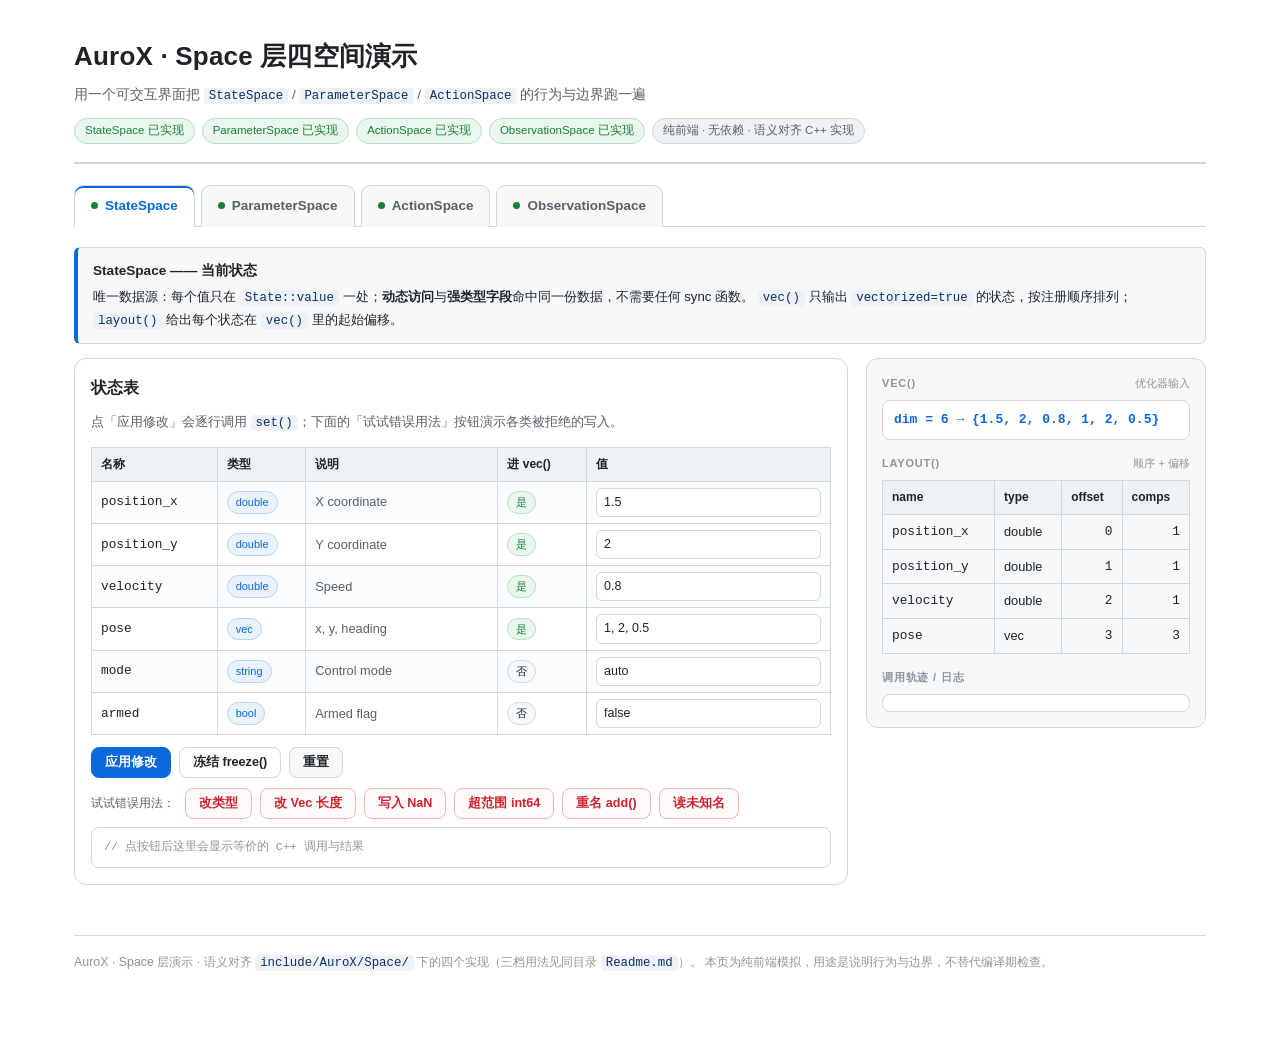
<file: AuroX/四空间演示.html>
<!DOCTYPE html>
<html lang="zh-CN">
<head>
<meta charset="UTF-8">
<meta name="viewport" content="width=device-width, initial-scale=1.0">
<title>AuroX · 四空间演示</title>
<style>
  /* ===== light theme, same palette as ASpace重构设计.html ===== */
  :root{
    --bg:#ffffff; --bg2:#f6f8fa; --bg3:#eef1f5;
    --fg:#1f2328; --fg2:#57606a; --fg3:#8c959f;
    --line:#d0d7de; --line2:#e6eaef;
    --blue:#0969da; --red:#cf222e; --green:#1a7f37;
    --amber:#9a6700; --purple:#8250df;
  }
  *{box-sizing:border-box}
  body{
    margin:0; background:var(--bg); color:var(--fg);
    font-family:-apple-system,BlinkMacSystemFont,"Segoe UI","Microsoft YaHei","PingFang SC",sans-serif;
    line-height:1.7; font-size:15px; -webkit-font-smoothing:antialiased;
  }
  .wrap{max-width:1180px; margin:0 auto; padding:34px 24px 80px}
  header.top{border-bottom:2px solid var(--line); padding-bottom:18px; margin-bottom:20px}
  header.top h1{font-size:26px; margin:0 0 6px; letter-spacing:.2px}
  header.top .sub{color:var(--fg2); font-size:13.5px}
  header.top .meta{margin-top:11px; display:flex; flex-wrap:wrap; gap:7px}
  .tag{display:inline-block; padding:2px 10px; border-radius:20px; font-size:11.5px;
       background:var(--bg3); color:var(--fg2); border:1px solid var(--line)}
  .tag.done{border-color:#b6e0c4; background:#eaf7ee; color:var(--green)}
  .tag.todo{border-color:#f0dca0; background:#fff8e6; color:var(--amber)}

  /* ===== tabs ===== */
  .tabs{display:flex; gap:6px; flex-wrap:wrap; border-bottom:1px solid var(--line); margin-bottom:20px}
  .tab{font:inherit; font-size:13.5px; font-weight:600; padding:9px 16px; cursor:pointer;
       border:1px solid var(--line); border-bottom:none; border-radius:9px 9px 0 0;
       background:var(--bg2); color:var(--fg2); position:relative; top:1px; transition:all .15s}
  .tab:hover{color:var(--fg); background:var(--bg3)}
  .tab.active{background:var(--bg); color:var(--blue); border-color:var(--line); box-shadow:inset 0 2px 0 var(--blue)}
  .tab .dot{display:inline-block; width:7px; height:7px; border-radius:50%; margin-right:7px; vertical-align:1px}
  .dot.g{background:var(--green)} .dot.a{background:var(--amber)}
  .pane{display:none} .pane.active{display:block}

  /* ===== layout ===== */
  .stage{display:grid; grid-template-columns:minmax(0,1fr) 340px; gap:18px; align-items:start}
  @media (max-width:960px){ .stage{grid-template-columns:1fr} }
  .card{background:var(--bg); border:1px solid var(--line); border-radius:12px; padding:16px}
  .card h3{font-size:15.5px; margin:0 0 10px}
  .panel{background:var(--bg2); border:1px solid var(--line); border-radius:12px; padding:15px;
         position:sticky; top:14px}
  .sec{margin-bottom:14px}
  .sec:last-child{margin-bottom:0}
  .sh{font-size:11px; font-weight:700; letter-spacing:.8px; color:var(--fg3);
      text-transform:uppercase; margin:0 0 7px; display:flex; justify-content:space-between; align-items:center}
  .sh .mini{font-weight:500; letter-spacing:0; text-transform:none; font-size:11px; color:var(--fg3)}
  p{font-size:13.6px}
  .desc{font-size:12.8px; color:var(--fg2); margin:0 0 13px; line-height:1.68}

  /* ===== table ===== */
  table{border-collapse:collapse; width:100%; margin:8px 0 12px; font-size:12.8px}
  th,td{border:1px solid var(--line); padding:6px 9px; text-align:left; vertical-align:middle}
  th{background:var(--bg3); font-weight:600; font-size:12px}
  tr:nth-child(even) td{background:#fbfcfd}
  td.num{font-family:"Cascadia Mono",Consolas,monospace; text-align:right}
  td.mono,.mono{font-family:"Cascadia Mono",Consolas,monospace}
  .pill{display:inline-block; padding:1px 8px; border-radius:20px; font-size:11px; border:1px solid var(--line); background:var(--bg2)}
  .pill.b{color:var(--blue); border-color:#b6d4f5; background:#eaf2fd}
  .pill.g{color:var(--green); border-color:#b6e0c4; background:#eaf7ee}
  .pill.a{color:var(--amber); border-color:#f0dca0; background:#fff8e6}
  .pill.r{color:var(--red); border-color:#f5b7b3; background:#fdeceb}
  input[type=text],input[type=number],select{
    font:inherit; font-size:12.5px; padding:3px 7px; border:1px solid var(--line);
    border-radius:6px; background:var(--bg); color:var(--fg); width:100%; min-width:0}
  input[type=number]{font-family:"Cascadia Mono",Consolas,monospace; text-align:right}
  label.chk{display:inline-flex; align-items:center; gap:6px; font-size:12.3px; color:var(--fg2)}

  /* ===== buttons ===== */
  .controls{display:flex; align-items:center; gap:8px; margin-top:10px; flex-wrap:wrap}
  button{font-family:inherit; font-size:12.6px; font-weight:600; padding:6px 13px;
         border-radius:8px; border:1px solid var(--line); background:var(--bg);
         color:var(--fg); cursor:pointer; transition:all .16s}
  button:hover:not(:disabled){background:var(--bg3); border-color:#b9c2cb}
  button:disabled{opacity:.4; cursor:not-allowed}
  button.primary{background:var(--blue); border-color:var(--blue); color:#fff}
  button.primary:hover:not(:disabled){background:#0a5dc2}
  button.danger{color:var(--red); border-color:#f5b7b3; background:#fffafa}
  button.danger:hover:not(:disabled){background:#fdeceb}
  button.ghost{background:var(--bg2)}

  /* ===== output blocks ===== */
  .vec-out{font-family:"Cascadia Mono",Consolas,monospace; font-size:13px; font-weight:600;
           color:var(--blue); background:var(--bg); border:1px solid var(--line);
           border-radius:8px; padding:8px 11px; word-break:break-all}
  .vec-out.empty{color:var(--fg3); font-weight:500}
  pre.code{background:var(--bg); border:1px solid var(--line); border-radius:8px;
           padding:10px 12px; margin:8px 0 0; font-family:"Cascadia Mono",Consolas,monospace;
           font-size:11.6px; line-height:1.6; white-space:pre-wrap; word-break:break-word; color:#1f2328}
  pre.code .cm{color:var(--fg3)}
  pre.code .er{color:var(--red)}
  pre.code .okc{color:var(--green)}
  .log{max-height:250px; overflow:auto; background:var(--bg); border:1px solid var(--line);
       border-radius:8px; padding:8px 10px; font-family:"Cascadia Mono",Consolas,monospace;
       font-size:11.5px; line-height:1.62}
  .log div{padding:1px 0; border-bottom:1px dashed var(--line2)}
  .log div:last-child{border-bottom:none}
  .log .l-ok{color:var(--green)} .log .l-err{color:var(--red)} .log .l-info{color:var(--fg2)}
  .log .l-call{color:var(--blue)}
  .empty{font-size:12.3px; color:var(--fg3); font-style:italic}

  /* ===== action-space board ===== */
  .board-wrap{background:var(--bg2); border:1px solid var(--line); border-radius:12px; padding:8px}
  #board{display:block; width:100%; height:auto}
  .legend{display:flex; flex-wrap:wrap; gap:12px; padding:8px 6px 2px; font-size:11.5px; color:var(--fg2)}
  .legend span{display:inline-flex; align-items:center; gap:6px}
  .lg{width:12px; height:12px; border-radius:50%; display:inline-block; flex:none}
  .lg.cur{background:var(--blue); box-shadow:0 0 0 3px rgba(9,105,218,.15)}
  .lg.goal{background:#fffbeb; border:2px solid var(--amber); transform:rotate(45deg); border-radius:2px}
  .lg.chain{background:var(--blue); opacity:.5}
  .lg.search{background:#dce3ea}
  .lg.pred{border:2px dashed var(--purple); background:transparent}
  .chain-row{display:flex; flex-wrap:wrap; align-items:center; gap:5px; min-height:30px; margin-top:6px}
  .chip{display:inline-flex; align-items:center; gap:6px; padding:3px 10px 3px 6px; border-radius:8px;
        font-size:12.2px; font-weight:600; border:1px solid var(--line); background:var(--bg); color:var(--fg2); transition:all .2s}
  .chip .idx{display:inline-flex; align-items:center; justify-content:center; width:16px; height:16px;
             border-radius:5px; background:var(--bg3); color:var(--fg3); font-size:10px; font-weight:700}
  .chip.done{background:#eaf7ee; border-color:#b6e0c4; color:var(--green)}
  .chip.done .idx{background:#cdeed7; color:var(--green)}
  .chip.fail{background:#fdeceb; border-color:#f5b7b3; color:var(--red)}
  .chip.fail .idx{background:#f8d3d0; color:var(--red)}
  .arrow{color:var(--fg3); font-size:12px}
  .kv{display:grid; grid-template-columns:auto 1fr; gap:4px 10px; font-size:12.4px}
  .kv b{font-weight:600; color:var(--fg2)}

  /* ===== misc ===== */
  .note{border:1px solid var(--line); border-left:4px solid var(--blue); background:var(--bg2);
        border-radius:6px; padding:11px 15px; margin:14px 0; font-size:13.2px}
  .note.warn{border-left-color:var(--amber); background:#fffdf5}
  .note.plan{border-left-color:var(--amber); background:#fffdf5}
  .note .t{font-weight:700; margin-bottom:4px; font-size:13.6px}
  .two{display:grid; grid-template-columns:1fr 1fr; gap:14px}
  @media (max-width:760px){ .two{grid-template-columns:1fr} }
  footer{margin-top:50px; padding-top:16px; border-top:1px solid var(--line);
         color:var(--fg3); font-size:12.4px}
  code{font-family:"Cascadia Mono",Consolas,monospace; font-size:12.4px;
       background:var(--bg3); padding:1px 5px; border-radius:4px; color:#0a3069}
</style>
</head>
<body>
<div class="wrap">

<header class="top">
  <h1>AuroX · Space 层四空间演示</h1>
  <div class="sub">用一个可交互界面把 <code>StateSpace</code> / <code>ParameterSpace</code> / <code>ActionSpace</code> 的行为与边界跑一遍</div>
  <div class="meta">
    <span class="tag done">StateSpace 已实现</span>
    <span class="tag done">ParameterSpace 已实现</span>
    <span class="tag done">ActionSpace 已实现</span>
    <span class="tag done">ObservationSpace 已实现</span>
    <span class="tag">纯前端 · 无依赖 · 语义对齐 C++ 实现</span>
  </div>
</header>

<div class="tabs" id="tabs">
  <button class="tab active" data-pane="ss"><span class="dot g"></span>StateSpace</button>
  <button class="tab" data-pane="ps"><span class="dot g"></span>ParameterSpace</button>
  <button class="tab" data-pane="as"><span class="dot g"></span>ActionSpace</button>
  <button class="tab" data-pane="os"><span class="dot g"></span>ObservationSpace</button>
</div>

<!-- ==================================================================== -->
<!-- StateSpace                                                           -->
<!-- ==================================================================== -->
<section class="pane active" id="pane-ss">
  <div class="note">
    <div class="t">StateSpace —— 当前状态</div>
    唯一数据源：每个值只在 <code>State::value</code> 一处；<b>动态访问</b>与<b>强类型字段</b>命中同一份数据，不需要任何 sync 函数。
    <code>vec()</code> 只输出 <code>vectorized=true</code> 的状态，按注册顺序排列；<code>layout()</code> 给出每个状态在 <code>vec()</code> 里的起始偏移。
  </div>

  <div class="stage">
    <div class="card">
      <h3>状态表</h3>
      <p class="desc">点「应用修改」会逐行调用 <code>set()</code>；下面的「试试错误用法」按钮演示各类被拒绝的写入。</p>
      <table id="ss-table"></table>
      <div class="controls">
        <button class="primary" id="ss-apply">应用修改</button>
        <button id="ss-freeze">冻结 freeze()</button>
        <button class="ghost" id="ss-reset">重置</button>
      </div>
      <div class="controls">
        <span style="font-size:12.3px;color:var(--fg2);margin-right:2px">试试错误用法：</span>
        <button class="danger" data-ssbad="type">改类型</button>
        <button class="danger" data-ssbad="veclen">改 Vec 长度</button>
        <button class="danger" data-ssbad="nan">写入 NaN</button>
        <button class="danger" data-ssbad="int64">超范围 int64</button>
        <button class="danger" data-ssbad="dup">重名 add()</button>
        <button class="danger" data-ssbad="unknown">读未知名</button>
      </div>
      <pre class="code" id="ss-code"></pre>
    </div>

    <aside class="panel">
      <div class="sec">
        <div class="sh">vec() <span class="mini">优化器输入</span></div>
        <div class="vec-out" id="ss-vec"></div>
      </div>
      <div class="sec">
        <div class="sh">layout() <span class="mini">顺序 + 偏移</span></div>
        <table id="ss-layout"></table>
      </div>
      <div class="sec">
        <div class="sh">调用轨迹 / 日志</div>
        <div class="log" id="ss-log"></div>
      </div>
    </aside>
  </div>
</section>

<!-- ==================================================================== -->
<!-- ParameterSpace                                                       -->
<!-- ==================================================================== -->
<section class="pane" id="pane-ps">
  <div class="note">
    <div class="t">ParameterSpace —— 可调参数</div>
    参数是<b>配置 / 优化变量</b>，会改变「动作怎么执行」，但不等于系统当前状态。写入<b>没有旁路</b>（<code>raw()</code> 只返回 const 指针）；
    <code>unvectorizeDouble()</code> 先<b>全量校验</b>再<b>原子提交</b>；JSON 导入<b>先解析后整体提交</b>，失败不动原空间。
  </div>

  <div class="stage">
    <div class="card">
      <h3>参数表</h3>
      <p class="desc">数值类型参数进入 <code>vectorizeDouble()</code>；枚举按<b>下标</b>打包；字符串不参与向量化。</p>
      <table id="ps-table"></table>
      <div class="controls">
        <button class="primary" id="ps-unvec-ok">unvec 合法向量</button>
        <button class="danger" id="ps-unvec-bad">unvec 越界向量</button>
        <button class="danger" id="ps-unvec-len">unvec 长度不符</button>
        <button class="danger" id="ps-dup">重名 declare()</button>
        <button id="ps-json">JSON 往返</button>
        <button class="danger" id="ps-json-bad">导入缺 parameters 的 JSON</button>
      </div>
      <pre class="code" id="ps-code"></pre>
    </div>

    <aside class="panel">
      <div class="sec">
        <div class="sh">vectorizeDouble()</div>
        <div class="vec-out" id="ps-vec"></div>
      </div>
      <div class="sec">
        <div class="sh">layout() <span class="mini">含 offset</span></div>
        <table id="ps-layout"></table>
      </div>
      <div class="sec">
        <div class="sh">toJson()</div>
        <pre class="code" id="ps-json-out" style="max-height:190px;overflow:auto"></pre>
      </div>
      <div class="sec">
        <div class="sh">调用轨迹 / 日志</div>
        <div class="log" id="ps-log"></div>
      </div>
    </aside>
  </div>
</section>

<!-- ==================================================================== -->
<!-- ActionSpace                                                          -->
<!-- ==================================================================== -->
<section class="pane" id="pane-as">
  <div class="note">
    <div class="t">ActionSpace —— 动作与执行（规划见 Planner）</div>
    动作层只认识中性的 <code>Vec</code>：参数/状态用闭包捕获，<b>不持有当前状态、不含搜索</b>——规划在 <code>AuroX::Planner</code>。
    <code>Planner::bfs()</code> 失败统一走 <code>Chain{ok=false, why=...}</code>；<code>run()</code> 只执行、<b>不推演也不推进状态</b>，<code>true</code> 不代表设备执行成功。
  </div>

  <div class="stage">
    <div class="card">
      <div class="board-wrap">
        <svg id="board" viewBox="0 0 300 300" role="img" aria-label="grid"></svg>
        <div class="legend">
          <span><i class="lg cur"></i>当前状态（实测）</span>
          <span><i class="lg goal"></i>目标 goal</span>
          <span><i class="lg chain"></i>规划链</span>
          <span><i class="lg search"></i>已探索</span>
          <span><i class="lg pred"></i>预测 nxt</span>
        </div>
      </div>

      <div class="two" style="margin-top:14px">
        <div>
          <div class="sh">start / goal</div>
          <div class="controls" style="margin-top:0">
            <span style="font-size:12.3px;color:var(--fg2)">cur</span>
            <input type="number" id="as-curx" min="0" max="4" value="0" style="width:62px">
            <input type="number" id="as-cury" min="0" max="4" value="0" style="width:62px">
            <span style="font-size:12.3px;color:var(--fg2)">goal</span>
            <input type="number" id="as-goalx" min="0" max="4" value="4" style="width:62px">
            <input type="number" id="as-goaly" min="0" max="4" value="4" style="width:62px">
          </div>
          <div class="controls">
            <span style="font-size:12.3px;color:var(--fg2)">maxDep</span>
            <input type="number" id="as-maxdep" min="1" max="20" value="10" style="width:62px">
            <label class="chk"><input type="checkbox" id="as-graph" checked>显示搜索图</label>
            <label class="chk"><input type="checkbox" id="as-noise">注入执行偏差</label>
          </div>
        </div>
        <div>
          <div class="sh">执行</div>
          <div class="controls" style="margin-top:0">
            <button class="primary" id="as-plan">Planner::bfs(goal)</button>
            <button id="as-step">执行一步</button>
            <button id="as-run">自动执行到目标</button>
            <button class="ghost" id="as-reset">重置</button>
          </div>
          <div class="sh" style="margin-top:12px">规划结果</div>
          <div class="vec-out empty" id="as-result">尚未规划</div>
          <div class="chain-row" id="as-chain"></div>
        </div>
      </div>

      <pre class="code" id="as-code" style="margin-top:12px"></pre>
    </div>

    <aside class="panel">
      <div class="sec">
        <div class="sh">动作集 <span class="mini">reg(...)</span></div>
        <table id="as-actions"></table>
      </div>
      <div class="sec">
        <div class="sh">预测 vs 实测 <span class="mini">平方误差单位</span></div>
        <div class="log" id="as-log"></div>
      </div>
    </aside>
  </div>
</section>

<!-- ==================================================================== -->
<!-- ObservationSpace                                                     -->
<!-- ==================================================================== -->
<section class="pane" id="pane-os">
  <div class="note">
    <div class="t">ObservationSpace —— 外部观测（已实现）</div>
    有限维外部观测的入口：<b>接收 → 严格校验 → 最近 N 条短缓存 → 稳定拼接为 <code>Vec</code></b>。它<b>不</b>是传感器驱动、<b>不</b>是控制器、<b>不</b>是状态估计器，也<b>不</b>会自动写 <code>StateSpace</code>。
  </div>

  <div class="two">
    <div class="card">
      <h3>职责边界</h3>
      <ul style="font-size:13.4px;padding-left:22px;margin:6px 0">
        <li>注册<b>通道</b>，固定每样本维度与 <code>historySize</code>（条数，不是秒数）；</li>
        <li>标量 / 定长 <code>Vec</code> / 类别（<b>one-hot</b>）三类输入共用一个结构；</li>
        <li>可选<b>时间戳</b> + <code>validCount</code>：区分「真实 0」与「未收到」、判断新鲜度。</li>
      </ul>
      <h3 style="margin-top:16px">与其它空间的边界</h3>
      <table>
        <tr><th style="width:44%">不做</th><th>因为属于</th></tr>
        <tr><td>编码器 / 归一化（MinMax/ZScore）</td><td>外部训练 / 数据处理代码</td></tr>
        <tr><td>状态估计 / 传感器融合</td><td>任务相关的估计器（消费观测）</td></tr>
        <tr><td>保存「当前状态」</td><td><code>StateSpace</code></td></tr>
        <tr><td>图像 / 点云 / 长期历史</td><td>外部计算管线 / Memory</td></tr>
      </table>
    </div>
    <div class="card">
      <h3>接口（已实现，非草案）</h3>
      <pre class="code">ObservationSpace obs;
obs.add("temperature", 1, 3);        // 3 条标量
obs.add("joint", 3, 2);              // 2 条、每条 3 维
obs.addCategory("mode", {"idle","run","fault"});
obs.freeze();                        // 锁定结构，ingest 仍可用

obs.ingest("temperature", 21.5);
obs.ingest("temperature", 22.0);
obs.ingest("joint", Vec{1,2,3});
obs.ingest("mode", Str{"run"});      // → one-hot [0,1,0]

auto b = obs.collect();              // 一致快照
// b.vector = [0,21.5,22.0, 0,0,0,1,2,3, 0,1,0]
// layout.validCount 区分真实样本与左侧补零

obs.ingest("joint", Vec{1,2,3}, 12.40);   // 可选时标
if (!obs.collect().layout[1].lastTimestamp) { /* 无时标/过期 → 外部安全逻辑 */ }</pre>
      <div class="note" style="margin-top:14px">
        完整契约见 <code>include/AuroX/Space/Readme.md</code> §1 与 §5。
      </div>
    </div>
  </div>
</section>

<footer>
  AuroX · Space 层演示 · 语义对齐 <code>include/AuroX/Space/</code> 下的四个实现（三档用法见同目录 <code>Readme.md</code>）。
  本页为纯前端模拟，用途是说明行为与边界，不替代编译期检查。
</footer>

</div>

<script>
/* =====================================================================
 * Shared helpers
 * ===================================================================== */
const $  = (s, r = document) => r.querySelector(s);
const $$ = (s, r = document) => Array.from(r.querySelectorAll(s));

// Format a state/param vector as {a, b, c}
function fmtVec(v) {
  const list = v.map(x => Number.isInteger(x) ? String(x) : String(Number(x.toFixed(4))));
  return '{' + list.join(', ') + '}';
}
// squared distance: mirrors AuroX::Planner's private sqDist (no sqrt)
function dist2(a, b) {
  if (a.length !== b.length) throw new Error('dist(): state dimension mismatch');
  let d = 0;
  for (let i = 0; i < a.length; i++) {
    if (!Number.isFinite(a[i]) || !Number.isFinite(b[i])) throw new Error('dist(): non-finite state');
    const e = a[i] - b[i];
    d += e * e;
  }
  if (!Number.isFinite(d)) throw new Error('dist(): squared distance overflow');
  return d;
}
// FNV-1a 64: mirrors AuroX::Space::hashOf()
function fnv1a64(str) {
  let h = 14695981039346656037n, p = 1099511628211n, M = 0xffffffffffffffffn;
  for (let i = 0; i < str.length; i++) {
    h ^= BigInt(str.charCodeAt(i) & 0xff);
    h = (h * p) & M;
  }
  return h.toString(16).padStart(16, '0');
}
// Append one line to a .log element
function logTo(el, text, kind) {
  const row = document.createElement('div');
  row.className = 'l-' + (kind || 'info');
  row.textContent = text;
  el.appendChild(row);
  el.scrollTop = el.scrollHeight;
  while (el.childElementCount > 200) el.removeChild(el.firstChild);
}
// Colour a code line: comments gray, "throw" lines red, ok lines green
function codeLine(cls, text) { return { cls, text }; }
function renderCode(el, items) {
  el.innerHTML = '';
  items.forEach(it => {
    const d = document.createElement('div');
    d.className = it.cls || '';
    d.textContent = it.text;
    el.appendChild(d);
  });
}

/* =====================================================================
 * 1. StateSpace
 * ===================================================================== */
const SS_TYPES = {
  double: { vec: true,  parse: s => Number(s) },
  float:  { vec: true,  parse: s => Number(s) },
  int:    { vec: true,  parse: s => Math.trunc(Number(s)) },
  int64:  { vec: true,  parse: s => Math.trunc(Number(s)) },
  bool:   { vec: false, parse: s => s === 'true' || s === '1' },
  string: { vec: false, parse: s => String(s) },
  vec:    { vec: true,  parse: s => s.split(',').map(t => Number(t.trim())) },
};

const SS = {
  items: [],          // {name, type, desc, value, vectorized}
  index: new Map(),   // name -> position
  frozen: false,
  seq: [],
};

function ssReset() {
  SS.items = [
    { name: 'position_x', type: 'double', desc: 'X coordinate',   value: 1.5,  vectorized: true },
    { name: 'position_y', type: 'double', desc: 'Y coordinate',   value: 2.0,  vectorized: true },
    { name: 'velocity',   type: 'double', desc: 'Speed',          value: 0.8,  vectorized: true },
    { name: 'pose',       type: 'vec',    desc: 'x, y, heading',  value: [1, 2, 0.5], vectorized: true },
    { name: 'mode',       type: 'string', desc: 'Control mode',   value: 'auto', vectorized: false },
    { name: 'armed',      type: 'bool',   desc: 'Armed flag',     value: false, vectorized: false },
  ];
  SS.index = new Map(SS.items.map((it, i) => [it.name, i]));
  SS.frozen = false;
  SS.seq = [];
}
function ssIndexOf(name) {
  if (!SS.index.has(name)) throw new Error("unknown state '" + name + "'");
  return SS.index.get(name);
}
function ssAdd(name, type, value, desc, vectorized) {
  if (SS.frozen) throw new Error('schema is frozen: cannot add');
  if (!name) throw new Error('state name must not be empty');
  if (SS.index.has(name)) throw new Error("duplicate state name '" + name + "'");
  if (type === 'string' && vectorized) throw new Error('a string state cannot be vectorized');
  if ((type === 'double' || type === 'float') && !Number.isFinite(value))
    throw new Error('non-finite float/double state');
  if (type === 'vec') {
    if (!value.length) throw new Error('a vectorized Vec must not be empty');
    if (value.some(x => !Number.isFinite(x))) throw new Error('non-finite Vec state');
  }
  if (type === 'int64' && vectorized && Math.abs(value) > 2 ** 53)
    throw new Error('int64 state is not exactly representable in double');
  const i = SS.items.length;
  SS.items.push({ name, type, desc, value, vectorized });
  SS.index.set(name, i);
}
function ssSet(name, value, asType) {
  ssSetRaw(ssIndexOf(name), value, asType);
}
// asType mirrors the C++ template argument: set<int>(...) on a double state is
// a type change and must be rejected, which the JS value alone cannot express.
function ssSetRaw(i, value, asType) {
  const it = SS.items[i];
  if (asType === undefined) asType = it.type;
  if (asType !== it.type)
    throw new Error('changing a state type is prohibited: ' + it.name + ' is ' + it.type +
                    ', got set<' + asType + '>');
  if (it.type === 'vec' && value.length !== it.value.length)
    throw new Error('changing a Vec length is prohibited (' + it.value.length + ' -> ' + value.length + ')');
  if (it.type === 'double' || it.type === 'float') {
    if (!Number.isFinite(value)) throw new Error('non-finite float/double state');
  }
  if (it.type === 'vec' && value.some(x => !Number.isFinite(x))) throw new Error('non-finite Vec state');
  if (it.type === 'int64' && it.vectorized && Math.abs(value) > 2 ** 53)
    throw new Error('int64 state is not exactly representable in double');
  it.value = value;
}
function ssComponents(it) {
  if (!it.vectorized) return 0;
  if (it.type === 'vec') return it.value.length;
  return 1;
}
function ssDim() { return SS.items.reduce((n, it) => n + ssComponents(it), 0); }
function ssVec() {
  const out = [];
  for (const it of SS.items) {
    if (!it.vectorized) continue;
    if (it.type === 'vec') out.push(...it.value);
    else if (it.type === 'bool') out.push(it.value ? 1 : 0);
    else out.push(Number(it.value));
  }
  return out;
}
function ssLayout() {
  const out = []; let off = 0;
  for (const it of SS.items) {
    if (!it.vectorized) continue;
    const n = ssComponents(it);
    out.push({ name: it.name, type: it.type, offset: off, components: n });
    off += n;
  }
  return out;
}

function renderSS() {
  // table
  const t = $('#ss-table');
  t.innerHTML =
    '<tr><th style="width:17%">名称</th><th style="width:12%">类型</th><th style="width:26%">说明</th>' +
    '<th style="width:12%">进 vec()</th><th>值</th></tr>';
  SS.items.forEach((it, i) => {
    const tr = document.createElement('tr');
    const valStr = it.type === 'vec' ? it.value.join(', ') : String(it.value);
    tr.innerHTML =
      '<td class="mono">' + it.name + '</td>' +
      '<td><span class="pill b">' + it.type + '</span></td>' +
      '<td style="color:var(--fg2)">' + it.desc + '</td>' +
      '<td>' + (it.vectorized ? '<span class="pill g">是</span>' : '<span class="pill">否</span>') + '</td>' +
      '<td><input type="text" data-ssrow="' + i + '" value="' + valStr + '"></td>';
    t.appendChild(tr);
  });
  // vec
  const v = ssVec();
  const vEl = $('#ss-vec');
  vEl.textContent = 'dim = ' + ssDim() + '  →  ' + fmtVec(v);
  vEl.classList.toggle('empty', v.length === 0);
  // layout
  const lt = $('#ss-layout');
  lt.innerHTML = '<tr><th>name</th><th>type</th><th class="num">offset</th><th class="num">comps</th></tr>';
  ssLayout().forEach(r => {
    lt.innerHTML += '<tr><td class="mono">' + r.name + '</td><td>' + r.type + '</td>' +
                    '<td class="num">' + r.offset + '</td><td class="num">' + r.components + '</td></tr>';
  });
  // freeze state
  $('#ss-freeze').disabled = SS.frozen;
  $('#ss-freeze').textContent = SS.frozen ? '已冻结 ✓' : '冻结 freeze()';
}
function ssTrace(items) { renderCode($('#ss-code'), items.slice(-9)); }

// --- StateSpace interactions ------------------------------------------
$$('#tabs .tab').forEach(b => b.addEventListener('click', () => {
  $$('#tabs .tab').forEach(x => x.classList.remove('active'));
  $$('.pane').forEach(x => x.classList.remove('active'));
  b.classList.add('active');
  $('#pane-' + b.dataset.pane).classList.add('active');
}));

$('#ss-apply').addEventListener('click', () => {
  const trace = [];
  $$('#ss-table input[data-ssrow]').forEach(inp => {
    const i = Number(inp.dataset.ssrow, 10);
    const it = SS.items[i];
    try {
      const parsed = SS_TYPES[it.type].parse(inp.value);
      ssSetRaw(i, parsed);
      trace.push(codeLine('okc', 'states.set("' + it.name + '", ' + JSON.stringify(parsed) + ');   // ok'));
    } catch (e) {
      trace.push(codeLine('er', 'states.set("' + it.name + '", ...);   // 抛异常: ' + e.message));
      logTo($('#ss-log'), '✗ set(' + it.name + '): ' + e.message, 'err');
    }
  });
  if (!trace.length) trace.push(codeLine('cm', '// 无变化'));
  renderSS(); ssTrace(trace);
});

$('#ss-freeze').addEventListener('click', () => {
  SS.frozen = true;
  logTo($('#ss-log'), '✓ freeze(): 之后 add 被拒绝，set 仍然允许', 'ok');
  renderSS();
  ssTrace([codeLine('cm', 'states.freeze();   // 只锁结构，不锁数值')]);
});

$('#ss-reset').addEventListener('click', () => {
  ssReset(); renderSS();
  $('#ss-log').innerHTML = '';
  ssTrace([codeLine('cm', '// 已重置为初始状态表')]);
});

$$('[data-ssbad]').forEach(b => b.addEventListener('click', () => {
  const kind = b.dataset.ssbad;
  const trace = [];
  try {
    if (kind === 'type') {
      trace.push(codeLine('cm', '// 演示：set<int> 到一个 double 状态'));
      ssSet('velocity', 3, 'int');
    } else if (kind === 'veclen') {
      trace.push(codeLine('cm', '// 演示：改变 Vec 的长度'));
      ssSet('pose', [1, 2]);
    } else if (kind === 'nan') {
      trace.push(codeLine('cm', '// 演示：写入 NaN'));
      ssSet('velocity', NaN);
    } else if (kind === 'int64') {
      trace.push(codeLine('cm', '// 演示：int64 超出 2^53'));
      ssAdd('counter', 'int64', 1e18, 'big', true);
    } else if (kind === 'dup') {
      trace.push(codeLine('cm', '// 演示：重名 add'));
      ssAdd('velocity', 'double', 0.0, 'dup', true);
    } else if (kind === 'unknown') {
      trace.push(codeLine('cm', '// 演示：读取未知名'));
      const i = ssIndexOf('not_here'); void i;
    }
    trace.push(codeLine('er', '// 预期抛异常，但没有 —— 这是缺陷'));
  } catch (e) {
    trace.push(codeLine('er', '// 抛异常（符合预期）: ' + e.message));
    logTo($('#ss-log'), '✗ ' + e.message, 'err');
  }
  ssTrace(trace);
  renderSS();
}));

ssReset(); renderSS();
ssTrace([codeLine('cm', '// 点按钮后这里会显示等价的 C++ 调用与结果')]);

/* =====================================================================
 * 2. ParameterSpace
 * ===================================================================== */
const PS = { items: [], index: new Map() };

function psReset() {
  PS.items = [
    { name: 'Kp',   type: 'double', kind: 'continuous', value: 1.0,  lo: 0.0, hi: 20.0 },
    { name: 'Ki',   type: 'double', kind: 'continuous', value: 0.1,  lo: 0.0, hi: 20.0 },
    { name: 'Kd',   type: 'double', kind: 'continuous', value: 0.05, lo: 0.0, hi: 20.0 },
    { name: 'mode', type: 'int',    kind: 'discrete',   value: 1,    choices: [0, 1, 2] },
    { name: 'strategy', type: 'enum', kind: 'discrete', value: 0,    labels: ['PID', 'PI', 'PD'] },
    { name: 'tag',  type: 'string', kind: 'none',       value: 'auto' },
  ];
  PS.index = new Map(PS.items.map((it, i) => [it.name, i]));
}
function psAdd(p) {
  if (PS.index.has(p.name)) throw new Error("duplicate parameter name '" + p.name + "'");
  PS.index.set(p.name, PS.items.length);
  PS.items.push(p);
}
// pack one parameter into the optimizer vector; null = not vectorized
function psPack(it) {
  if (it.type === 'string') return null;
  if (it.type === 'enum') return it.value;           // enum packs its index
  if (it.type === 'bool') return it.value ? 1 : 0;
  return Number(it.value);
}
function psComponents(it) { return psPack(it) === null ? 0 : 1; }
function psVec() { return PS.items.map(psPack).filter(x => x !== null); }
function psLayout() {
  const out = []; let off = 0;
  for (const it of PS.items) {
    const c = psComponents(it);
    if (!c) continue;
    out.push({ name: it.name, type: it.type, isEnum: it.type === 'enum', offset: off, components: c });
    off += c;
  }
  return out;
}
// acceptsDouble: the single legality rule shared by every write entry point
function psAccepts(it, d) {
  if (!Number.isFinite(d)) return false;
  if (it.type === 'string') return false;
  if (it.type === 'int') {
    if (d < -2147483648 || d > 2147483647) return false;   // fits() before back()
  }
  const cand = it.type === 'bool' ? (d !== 0) : Math.round(d);
  if (it.choices) return it.choices.includes(cand);
  if (it.labels) return Number.isInteger(cand) && cand >= 0 && cand < it.labels.length;
  if (it.lo !== undefined) return cand >= it.lo && cand <= it.hi;
  return true;
}
function psUnvec(v) {
  const expected = PS.items.reduce((n, it) => n + psComponents(it), 0);
  if (v.length !== expected)
    throw new Error('vector length mismatch (expected ' + expected + ', got ' + v.length + ')');
  // pass 1: validate everything (all-or-nothing)
  let i = 0;
  for (const it of PS.items) {
    if (!psComponents(it)) continue;
    if (!psAccepts(it, v[i]))
      throw new Error("value out of range for parameter '" + it.name + "' (" + v[i] + ')');
    i++;
  }
  // pass 2: commit
  i = 0;
  for (const it of PS.items) {
    if (!psComponents(it)) continue;
    if (it.type === 'bool') it.value = v[i] !== 0;
    else if (it.type === 'int' || it.type === 'enum') it.value = Math.round(v[i]);
    else it.value = v[i];
    i++;
  }
}
function psToJson() {
  return {
    parameters: PS.items.map(it => {
      const j = { name: it.name, type: it.type, kind: it.kind, value: it.type === 'enum' ? it.value : it.value };
      if (it.type === 'enum') j.labels = it.labels;
      else if (it.choices) j.choices = it.choices;
      else if (it.type !== 'string') { j.bounded = it.lo !== undefined; if (it.lo !== undefined) { j.lower = it.lo; j.upper = it.hi; } }
      return j;
    })
  };
}
function psFromJson(j) {
  if (j === null || typeof j !== 'object' || Array.isArray(j))
    throw new Error('JSON root must be an object');
  if (!('parameters' in j) || !Array.isArray(j.parameters))
    throw new Error("missing 'parameters' array");
  // parse into a temporary space; commit only on full success
  const tmp = [];
  const seen = new Set();
  for (const pj of j.parameters) {
    if (pj === null || typeof pj !== 'object') throw new Error('parameter entry must be an object');
    if (typeof pj.type !== 'string' || typeof pj.name !== 'string')
      throw new Error('malformed parameter entry (need name + type)');
    if (seen.has(pj.name)) throw new Error("duplicate parameter name '" + pj.name + "'");
    seen.add(pj.name);
    const it = { name: pj.name, type: pj.type, kind: pj.kind || 'continuous', value: pj.value };
    if (pj.choices) it.choices = pj.choices;
    if (pj.labels) it.labels = pj.labels;
    if (pj.lower !== undefined) { it.lo = pj.lower; it.hi = pj.upper; }
    tmp.push(it);
  }
  PS.items = tmp;
  PS.index = new Map(tmp.map((it, i) => [it.name, i]));
}

function renderPS() {
  const t = $('#ps-table');
  t.innerHTML = '<tr><th style="width:16%">名称</th><th style="width:11%">类型</th><th style="width:14%">类别</th>' +
                '<th style="width:31%">边界 / 候选</th><th>值</th></tr>';
  PS.items.forEach(it => {
    let b = '—';
    if (it.choices) b = 'choices ' + fmtVec(it.choices);
    else if (it.labels) b = 'labels [' + it.labels.join(' | ') + ']';
    else if (it.lo !== undefined) b = '[' + it.lo + ', ' + it.hi + ']';
    const kindPill = it.kind === 'discrete' ? '<span class="pill a">discrete</span>'
                   : it.kind === 'continuous' ? '<span class="pill b">continuous</span>'
                   : '<span class="pill">—</span>';
    t.innerHTML += '<tr><td class="mono">' + it.name + '</td><td>' + it.type + '</td><td>' + kindPill + '</td>' +
                   '<td class="mono" style="font-size:11.6px">' + b + '</td>' +
                   '<td class="num">' + (it.type === 'enum' ? it.labels[it.value] + ' (' + it.value + ')' : String(it.value)) + '</td></tr>';
  });
  const v = psVec();
  $('#ps-vec').textContent = 'dim = ' + v.length + '  →  ' + fmtVec(v);
  $('#ps-vec').classList.toggle('empty', v.length === 0);
  const lt = $('#ps-layout');
  lt.innerHTML = '<tr><th>name</th><th>type</th><th class="num">offset</th><th class="num">comps</th></tr>';
  psLayout().forEach(r => {
    lt.innerHTML += '<tr><td class="mono">' + r.name + '</td><td>' + r.type +
                    (r.isEnum ? ' <span class="pill a">enum</span>' : '') + '</td>' +
                    '<td class="num">' + r.offset + '</td><td class="num">' + r.components + '</td></tr>';
  });
  $('#ps-json-out').textContent = JSON.stringify(psToJson(), null, 2);
}
function psTrace(items) { renderCode($('#ps-code'), items.slice(-9)); }

$('#ps-unvec-ok').addEventListener('click', () => {
  const v = PS.items.map(psPack).filter(x => x !== null).map(x => Number(x));
  v[0] = 2.0; v[1] = 0.3;
  try {
    psUnvec(v);
    logTo($('#ps-log'), '✓ unvectorizeDouble(' + fmtVec(v) + ') 提交成功', 'ok');
    psTrace([codeLine('okc', 'space.unvectorizeDouble(' + fmtVec(v) + ');   // 全量校验后原子提交')]);
  } catch (e) {
    logTo($('#ps-log'), '✗ ' + e.message, 'err');
    psTrace([codeLine('er', '// 抛异常: ' + e.message)]);
  }
  renderPS();
});
$('#ps-unvec-bad').addEventListener('click', () => {
  const v = PS.items.map(psPack).filter(x => x !== null).map(x => Number(x));
  v[0] = 999;   // Kp is bounded to [0, 20]
  try {
    psUnvec(v);
    psTrace([codeLine('er', '// 预期抛异常，但没有')]);
  } catch (e) {
    logTo($('#ps-log'), '✗ ' + e.message, 'err');
    psTrace([
      codeLine('cm', '// Kp 的边界是 [0, 20]，候选 999 越界'),
      codeLine('er', 'space.unvectorizeDouble(...);   // 抛异常: ' + e.message),
      codeLine('cm', '// 注意：全部参数保持原值（all-or-nothing）'),
    ]);
  }
  renderPS();
});
$('#ps-unvec-len').addEventListener('click', () => {
  try {
    psUnvec([1.0, 2.0]);
    psTrace([codeLine('er', '// 预期抛异常，但没有')]);
  } catch (e) {
    logTo($('#ps-log'), '✗ ' + e.message, 'err');
    psTrace([codeLine('er', 'space.unvectorizeDouble({1, 2});   // 抛异常: ' + e.message)]);
  }
  renderPS();
});
$('#ps-dup').addEventListener('click', () => {
  try {
    psAdd({ name: 'Kp', type: 'double', kind: 'continuous', value: 0.0, lo: 0.0, hi: 1.0 });
    psTrace([codeLine('er', '// 预期抛异常，但没有')]);
  } catch (e) {
    logTo($('#ps-log'), '✗ ' + e.message, 'err');
    psTrace([codeLine('er', 'space.declare("Kp", 0.0, 0.0, 1.0);   // 抛异常: ' + e.message)]);
  }
  renderPS();
});
$('#ps-json').addEventListener('click', () => {
  const snap = psToJson();
  // mutate one value, then round-trip back
  PS.items[0].value = 9.9;
  try {
    psFromJson(snap);
    logTo($('#ps-log'), '✓ JSON 往返成功（已恢复 Kp=' + PS.items[0].value + '）', 'ok');
    psTrace([codeLine('okc', 'space.tryFromJson(space.toJson());   // true，空间被完整重建')]);
  } catch (e) {
    logTo($('#ps-log'), '✗ ' + e.message, 'err');
  }
  renderPS();
});
$('#ps-json-bad').addEventListener('click', () => {
  const before = psVec().length;
  try {
    psFromJson({});   // missing "parameters"
    psTrace([codeLine('er', '// 预期失败，但没有')]);
  } catch (e) {
    logTo($('#ps-log'), '✗ ' + e.message + '（原空间未被修改，dim 仍为 ' + before + '）', 'err');
    psTrace([
      codeLine('cm', '// 恢复的旧实现在这里会返回 true 并把空间清空'),
      codeLine('er', 'space.tryFromJson(json::object());   // false: ' + e.message),
      codeLine('okc', '// 原空间保持不变，dim = ' + before),
    ]);
  }
  renderPS();
});

psReset(); renderPS();
psTrace([codeLine('cm', '// 点按钮后这里会显示等价的 C++ 调用与结果')]);

/* =====================================================================
 * 3. ActionSpace
 * ===================================================================== */
const AS_SIZE = 5;                       // grid 0..4
const AS_ACTION_DEFS = [
  { name: 'right', type: 'move', desc: 'x += 1', cond: { d: 'x <= 3', f: s => s[0] <= 3 }, nxt: s => [s[0] + 1, s[1]] },
  { name: 'left',  type: 'move', desc: 'x -= 1', cond: { d: 'x >= 1', f: s => s[0] >= 1 }, nxt: s => [s[0] - 1, s[1]] },
  { name: 'up',    type: 'move', desc: 'y += 1', cond: { d: 'y <= 3', f: s => s[1] <= 3 }, nxt: s => [s[0], s[1] + 1] },
  { name: 'down',  type: 'move', desc: 'y -= 1', cond: { d: 'y >= 1', f: s => s[1] >= 1 }, nxt: s => [s[0], s[1] - 1] },
];

const AS = {
  cur: [0, 0], goal: [4, 4], ban: new Set(),
  actions: [], byHash: new Map(), order: [], chain: null, explored: [], split: -1,
};
function asReset() {
  AS.cur = [Number($('#as-curx').value), Number($('#as-cury').value)];
  AS.goal = [Number($('#as-goalx').value), Number($('#as-goaly').value)];
  AS.ban = new Set(); AS.chain = null; AS.explored = []; AS.split = 0;
  AS._nodes = null; AS._chainPts = null; AS._pred = null;
  AS.actions = AS_ACTION_DEFS.map(d => ({
    name: d.name, type: d.type, desc: d.desc, cond: d.cond, nxtFn: d.nxt,
    hash: fnv1a64(d.type + '/' + d.name),
  }));
  AS.byHash = new Map(AS.actions.map(a => [a.hash, a]));
  AS.order = AS.actions.map(a => a.hash);
}
function asGet(h) { return AS.byHash.get(h) || null; }
function asCan(a, s) { return a.cond.f(s); }
function asNext(a, s) { return a.nxtFn(s); }
function asValid(s, dim) {
  if (s.length !== dim) return false;
  return s.every(Number.isFinite);
}
// faithful port of AuroX::Planner::bfs()
function asPlan(goal, maxDep, eps, asGraph, maxNodes) {
  const out = { ok: false, why: '', acts: [], edges: [] };
  if (!Number.isFinite(eps) || eps < 0) { out.why = 'invalid eps'; return out; }
  if (maxDep < 1) { out.why = 'invalid maxDep'; return out; }
  if (maxNodes < 1) { out.why = 'invalid maxNodes'; return out; }
  if (goal.length !== AS.cur.length) { out.why = 'goal dimension mismatch'; return out; }
  if (!asValid(goal, goal.length)) { out.why = 'non-finite goal'; return out; }
  if (!asValid(AS.cur, AS.cur.length)) { out.why = 'non-finite current state'; return out; }

  const seen = [{ x: AS.cur.slice(), par: -1, h: null }];
  const exact = new Map(); exact.set(AS.cur.join(','), 0);
  let explored = 0;
  const emit = () => {
    out.nodes = seen.map(n => n.x);           // demo-only: node coords for the board
    if (!asGraph) return;
    out.edges = [];
    for (let i = 0; i < seen.length; i++) if (seen[i].par >= 0) out.edges.push([seen[i].par, i]);
  };
  const hit = (x) => dist2(x, goal) <= eps;

  if (hit(seen[0].x)) { out.ok = true; emit(); return out; }

  let layer = [0];
  for (let d = 0; d < maxDep && layer.length; d++) {
    const next = [];
    for (const i of layer) {
      for (const h of AS.order) {
        if (explored >= maxNodes) { out.why = 'node budget exhausted'; emit(); return out; }
        if (AS.ban.has(h)) continue;                        // (1) ban set
        const a = asGet(h); if (!a) continue;
        if (!asCan(a, seen[i].x)) continue;                 // (2) conditions unmet -> no edge
        const nx = asNext(a, seen[i].x);                    // (3) pure prediction
        if (!asValid(nx, AS.cur.length)) {                  // (3b) nxt contract
          out.why = "action '" + a.name + "' produced an invalid predicted state"; emit(); return out;
        }
        let dup = exact.has(nx.join(','));
        if (!dup) {                                          // (4) dedup
          for (const n of seen) if (dist2(n.x, nx) <= eps) { dup = true; break; }
        }
        if (dup) continue;
        seen.push({ x: nx, par: i, h });
        const k = seen.length - 1;
        exact.set(nx.join(','), k);
        explored++;
        if (hit(nx)) {                                       // (5) hit -> backtrack
          const r = [];
          for (let p = k; p > 0; p = seen[p].par) r.push(seen[p].h);
          out.acts = r.reverse(); out.ok = true; emit(); return out;
        }
        next.push(k);
      }
    }
    layer = next;
  }
  emit();
  out.why = 'unreachable within depth ' + maxDep;
  return out;
}

function renderAS() {
  // board
  const PAD = 14, CELL = (300 - PAD * 2) / AS_SIZE;
  const cx = (v) => PAD + (v + 0.5) * CELL;
  const cy = (v) => 300 - PAD - (v + 0.5) * CELL;
  const svg = $('#board');
  let s = '';
  s += '<rect x="0" y="0" width="300" height="300" fill="#ffffff" rx="10"/>';
  for (let gx = 0; gx < AS_SIZE; gx++) for (let gy = 0; gy < AS_SIZE; gy++) {
    s += `<rect x="${PAD + gx * CELL}" y="${300 - PAD - (gy + 1) * CELL}" width="${CELL}" height="${CELL}"
           fill="#f6f8fa" stroke="#e6eaef"/>`;
  }
  // explored graph: subtle lines behind the chain
  if (AS._nodes) {
    AS.explored.forEach(([a, b]) => {
      const n1 = AS._nodes[a], n2 = AS._nodes[b];
      if (n1 && n2)
        s += `<line x1="${cx(n1[0])}" y1="${cy(n1[1])}" x2="${cx(n2[0])}" y2="${cy(n2[1])}" stroke="#dce3ea" stroke-width="2"/>`;
    });
  }
  // chain path
  if (AS._chainPts && AS._chainPts.length > 1) {
    for (let i = 1; i < AS._chainPts.length; i++) {
      const p = AS._chainPts[i - 1], q = AS._chainPts[i];
      s += `<line x1="${cx(p[0])}" y1="${cy(p[1])}" x2="${cx(q[0])}" y2="${cy(q[1])}" stroke="#0969da" stroke-width="3" opacity=".45"/>`;
    }
  }
  // chain points
  if (AS._chainPts) AS._chainPts.slice(1).forEach(p => {
    s += `<circle cx="${cx(p[0])}" cy="${cy(p[1])}" r="6" fill="#0969da" opacity=".5"/>`;
  });
  // grid labels
  for (let gx = 0; gx < AS_SIZE; gx++) s += `<text x="${cx(gx)}" y="294" font-size="8" fill="#8c959f" text-anchor="middle">${gx}</text>`;
  for (let gy = 0; gy < AS_SIZE; gy++) s += `<text x="7" y="${cy(gy) + 3}" font-size="8" fill="#8c959f">${gy}</text>`;
  // goal
  const gxp = cx(AS.goal[0]), gyp = cy(AS.goal[1]);
  s += `<rect x="${gxp - 8}" y="${gyp - 8}" width="16" height="16" fill="#fffbeb" stroke="#9a6700" stroke-width="2" transform="rotate(45 ${gxp} ${gyp})" rx="2"/>`;
  // predicted (next step preview)
  if (AS._pred) s += `<circle cx="${cx(AS._pred[0])}" cy="${cy(AS._pred[1])}" r="9" fill="none" stroke="#8250df" stroke-width="2" stroke-dasharray="4 3"/>`;
  // cur
  s += `<circle cx="${cx(AS.cur[0])}" cy="${cy(AS.cur[1])}" r="10" fill="#0969da"/>`;
  s += `<text x="${cx(AS.cur[0])}" y="${cy(AS.cur[1]) + 3.5}" font-size="9" fill="#fff" text-anchor="middle">cur</text>`;
  svg.innerHTML = s;

  // action list
  const at = $('#as-actions');
  at.innerHTML = '<tr><th>name/type</th><th>条件</th><th>nxt</th><th>hash</th></tr>';
  AS.actions.forEach(a => {
    const banned = AS.ban.has(a.hash);
    at.innerHTML += '<tr' + (banned ? ' style="opacity:.55"' : '') + '><td class="mono">' + a.name +
      '<br><span class="pill" style="font-size:10px">' + a.type + '</span></td>' +
      '<td class="mono" style="font-size:11.4px">' + a.cond.d + '</td>' +
      '<td class="mono" style="font-size:11.4px">' + a.desc + '</td>' +
      '<td class="mono" style="font-size:10.5px">' + a.hash.slice(0, 8) +
      (banned ? ' <span class="pill r">banned</span>' : '') + '</td></tr>';
  });
}
function asChainRender() {
  const row = $('#as-chain');
  if (!AS.chain || !AS.chain.ok) { row.innerHTML = ''; return; }
  row.innerHTML = '';
  AS.chain.acts.forEach((h, i) => {
    if (i) { const ar = document.createElement('span'); ar.className = 'arrow'; ar.textContent = '→'; row.appendChild(ar); }
    const a = asGet(h);
    const c = document.createElement('span');
    c.className = 'chip' + (i < AS.split ? ' done' : '');
    c.innerHTML = '<span class="idx">' + i + '</span>' + a.name;
    row.appendChild(c);
  });
}
function asSetResult(text, ok) {
  const el = $('#as-result');
  el.textContent = text;
  el.classList.toggle('empty', false);
  el.style.color = ok ? 'var(--blue)' : 'var(--red)';
}
function asTrace(items) { renderCode($('#as-code'), items.slice(-9)); }

$('#as-plan').addEventListener('click', () => {
  AS.cur = [Number($('#as-curx').value), Number($('#as-cury').value)];
  AS.goal = [Number($('#as-goalx').value), Number($('#as-goaly').value)];
  const r = asPlan(AS.goal, Number($('#as-maxdep').value), 1e-6, $('#as-graph').checked, 100000);
  AS.chain = r;
  // walk the chain to collect board points
  const pts = [AS.cur.slice()];
  let s = AS.cur.slice();
  if (r.ok) for (const h of r.acts) { s = asNext(asGet(h), s); pts.push(s.slice()); }
  AS._chainPts = r.ok ? pts : null;
  AS._nodes = r.nodes || null;
  AS.explored = r.edges.slice(0, 400);
  AS._pred = r.ok && r.acts.length ? asNext(asGet(r.acts[0]), AS.cur) : null;
  asStepIdx = 0; AS.split = 0;
  if (r.ok) {
    asSetResult('ok = true, 链长 ' + r.acts.length + '，搜索图（演示）' + r.edges.length + ' 边', true);
    logTo($('#as-log'), '✓ bfs 成功：' + r.acts.map(h => asGet(h).name).join(' → '), 'ok');
    asTrace([codeLine('okc', 'Chain c = AuroX::Planner::bfs(as, cur, Vec' + fmtVec(AS.goal) + ');   // ok, acts = ' + r.acts.length)]);
  } else {
    asSetResult('ok = false, why = ' + r.why, false);
    logTo($('#as-log'), '✗ bfs 失败：' + r.why, 'err');
    asTrace([
      codeLine('cm', '// Planner::bfs() 的失败统一走 Chain，不抛异常'),
      codeLine('er', 'Chain c = Planner::bfs(...);   // ok = false, why = "' + r.why + '"'),
    ]);
  }
  renderAS(); asChainRender();
});

// Execute one step: predicted vs actual, then ban + replan on divergence
let asStepIdx = 0;
function asExecuteOne() {
  if (!AS.chain || !AS.chain.ok) { logTo($('#as-log'), '• 先点「Planner::bfs(goal)」', 'info'); return false; }
  if (AS.split >= 0) { logTo($('#as-log'), '• 已发生偏差，链已重规划', 'info'); return false; }
  const h = AS.chain.acts[asStepIdx];
  if (h === undefined) { logTo($('#as-log'), '• 链已执行完', 'info'); return false; }
  const a = asGet(h);
  const before = AS.cur.slice();
  const pred = asNext(a, before);                        // 1) 任务侧取候选后继 Action::next
  AS.cur = pred.slice();                                 // 2) 任务侧推进自己的状态（ActionSpace 不持有状态）
  let actual = pred.slice();
  const noise = $('#as-noise').checked;
  if (noise && asStepIdx === 1) {                        // 3) device deliberately misbehaves
    actual = before.slice(); actual[1] = Math.min(AS_SIZE - 1, actual[1] + 1);
  }
  const dev = dist2(actual, pred);
  logTo($('#as-log'),
    'step ' + asStepIdx + ' ' + a.name + '  pred' + fmtVec(pred) + ' actual' + fmtVec(actual) +
    '  dist2=' + dev.toFixed(3) + (dev > 1e-6 ? '  ✗ 超出 eps' : '  ✓'), dev > 1e-6 ? 'err' : 'ok');
  AS._pred = null;
  if (dev > 1e-6) {                                      // 4) divergence detected
    asStepIdx++;
    AS.ban.add(h);                                       // 5) ban the culprit
    AS.cur = actual.slice();
    AS._chainPts = [actual.slice()];
    const r = asPlan(AS.goal, Number($('#as-maxdep').value), 1e-6, false, 100000);
    AS.chain = r;
    AS._nodes = r.nodes || null;
    AS.explored = [];                                    // replan runs without a graph request
    if (r.ok) {
      const pts = [actual.slice()]; let s = actual.slice();
      for (const hh of r.acts) { s = asNext(asGet(hh), s); pts.push(s.slice()); }
      AS._chainPts = pts;
      asSetResult('检测到偏差 → ban + 重规划：新链长 ' + r.acts.length, true);
      asTrace([
        codeLine('cm', '// 预测与实测不一致：任务侧平方误差 = ' + dev.toFixed(3) + ' > eps'),
        codeLine('okc', 'as.ban(h);  c = Planner::bfs(as, actual, goal);   // 新链 ' + r.acts.map(x => asGet(x).name).join(' → ')),
      ]);
    } else {
      asSetResult('ban + 重规划后不可达：' + r.why, false);
      asTrace([codeLine('er', 'c = Planner::bfs(as, actual, goal);   // ok=false, why="' + r.why + '"')]);
    }
    asStepIdx = 0;
    AS.split = 0;
    $('#as-step').disabled = false;
  } else {
    asStepIdx++;
    AS.split = asStepIdx;
    if (asStepIdx >= AS.chain.acts.length) {
      asSetResult('已到达目标 ' + fmtVec(AS.cur), true);
      logTo($('#as-log'), '✓ 到达目标 ' + fmtVec(AS.cur), 'ok');
    }
  }
  renderAS(); asChainRender();
  return true;
}
$('#as-step').addEventListener('click', () => { asExecuteOne(); });
$('#as-run').addEventListener('click', () => {
  let guard = 0;
  while (asExecuteOne() && guard++ < 40) { /* auto-run */ }
});
$('#as-reset').addEventListener('click', () => {
  asStepIdx = 0; asReset(); renderAS(); asChainRender();
  $('#as-log').innerHTML = ''; asSetResult('尚未规划', true);
  asTrace([codeLine('cm', '// 已重置：start=(0,0)，ban 集清空')]);
});
['#as-curx', '#as-cury', '#as-goalx', '#as-goaly'].forEach(sel =>
  $(sel).addEventListener('change', () => { asStepIdx = 0; asReset(); renderAS(); }));

asReset(); renderAS(); asChainRender();
asTrace([codeLine('cm', '// 点「Planner::bfs(goal)」开始：动作层只认识中性的 Vec')]);
</script>
</body>
</html>
</file>
